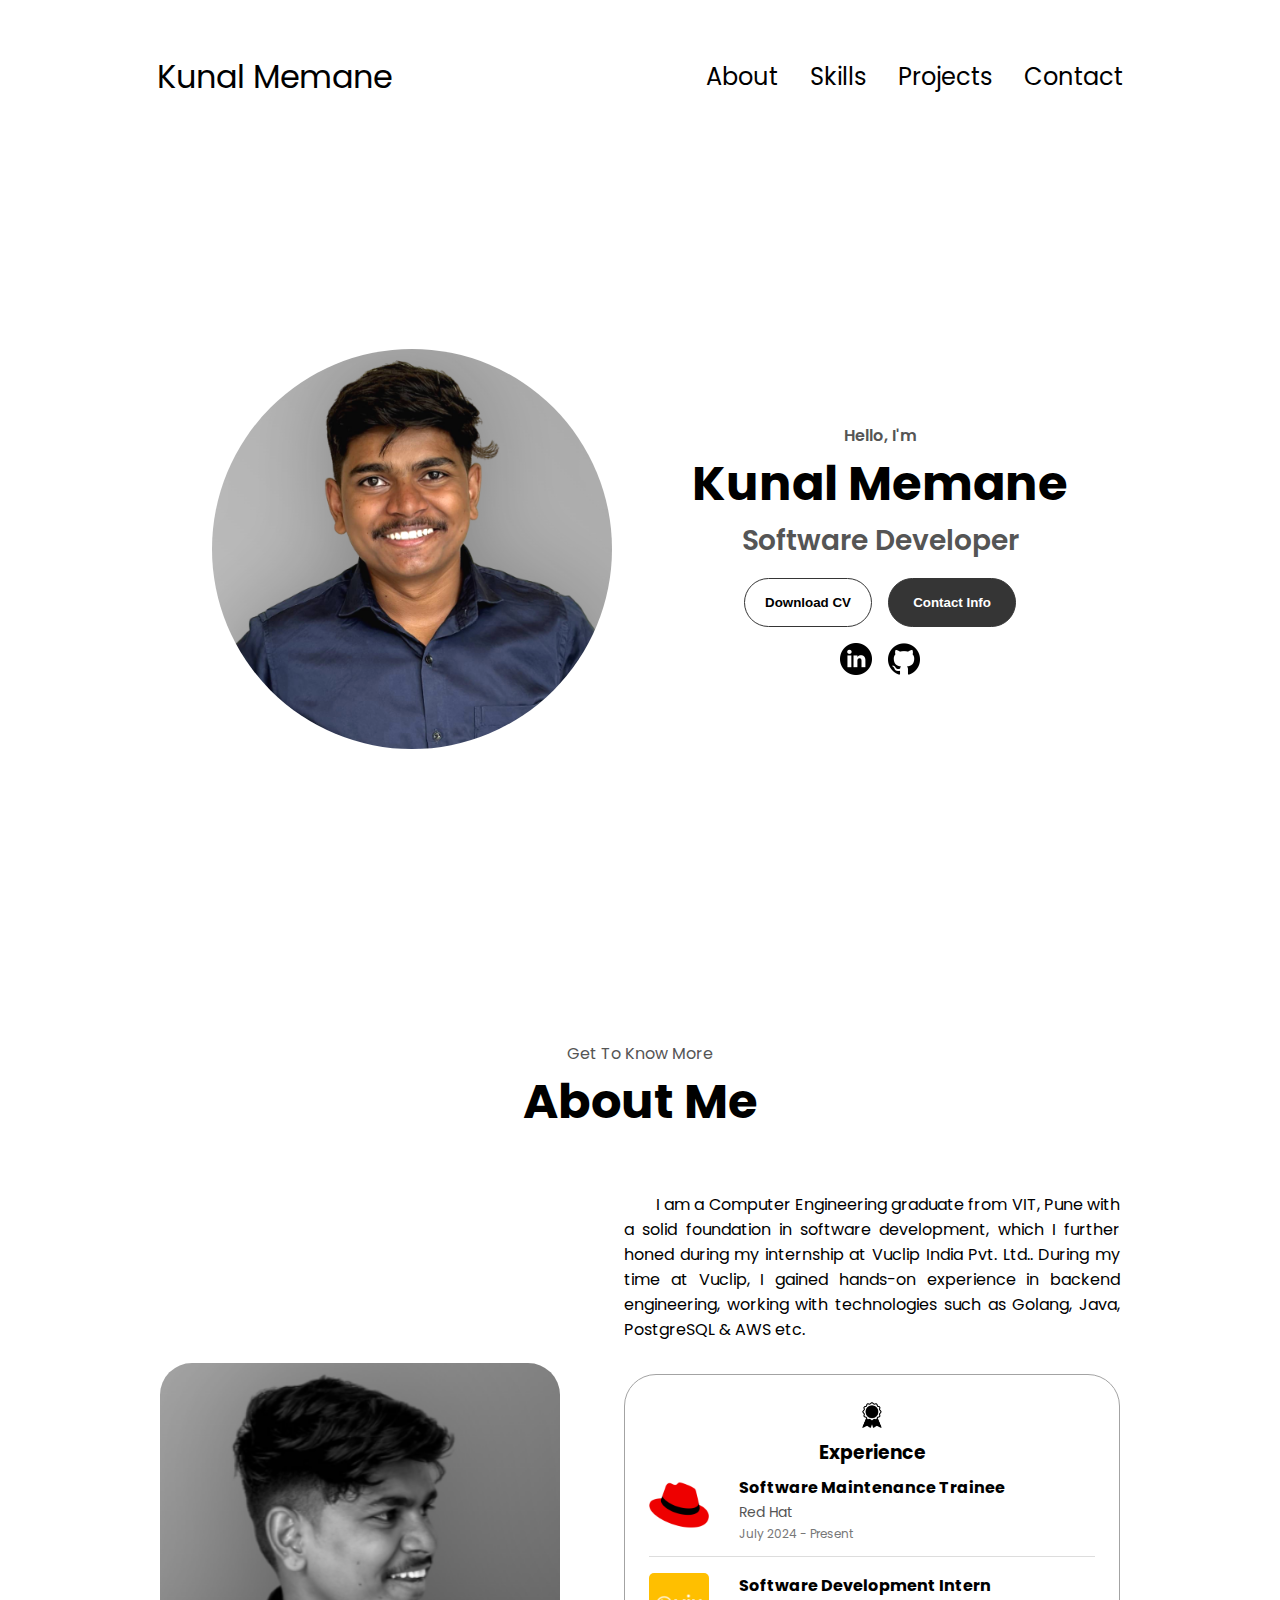
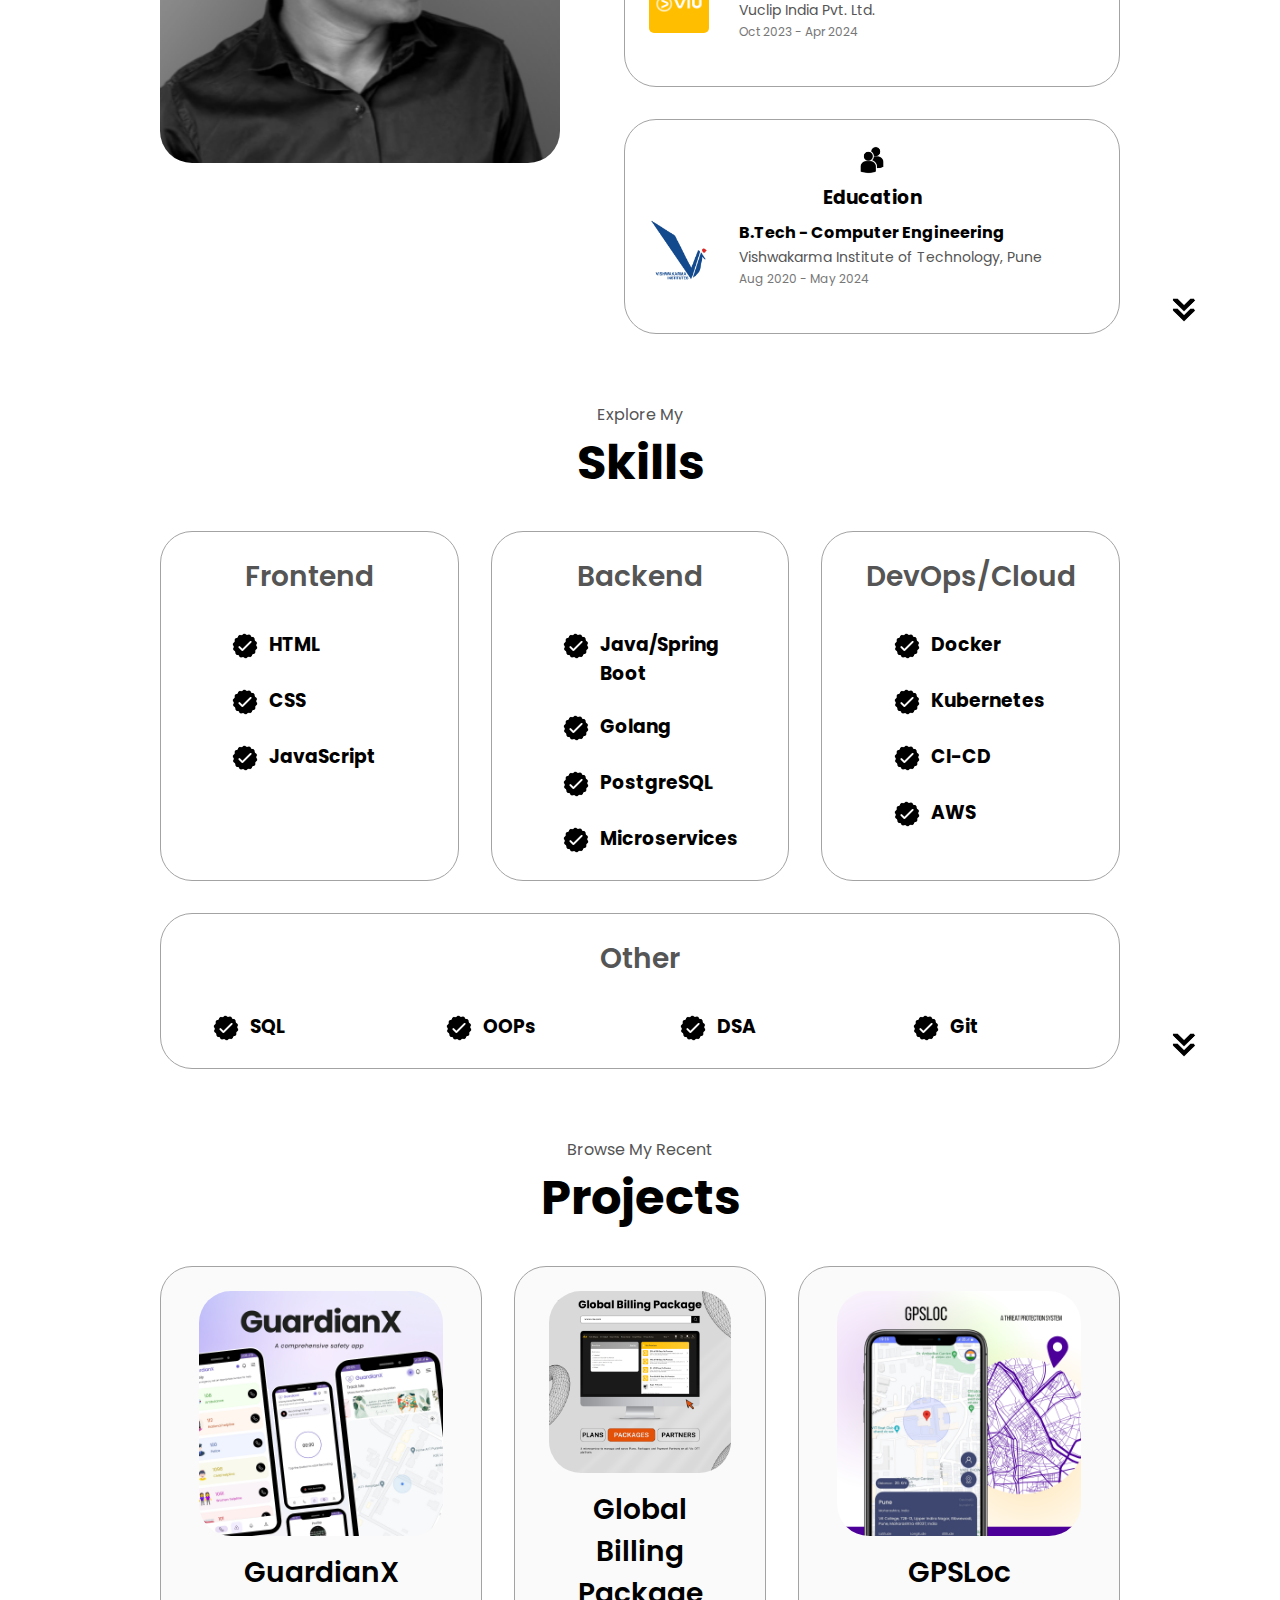
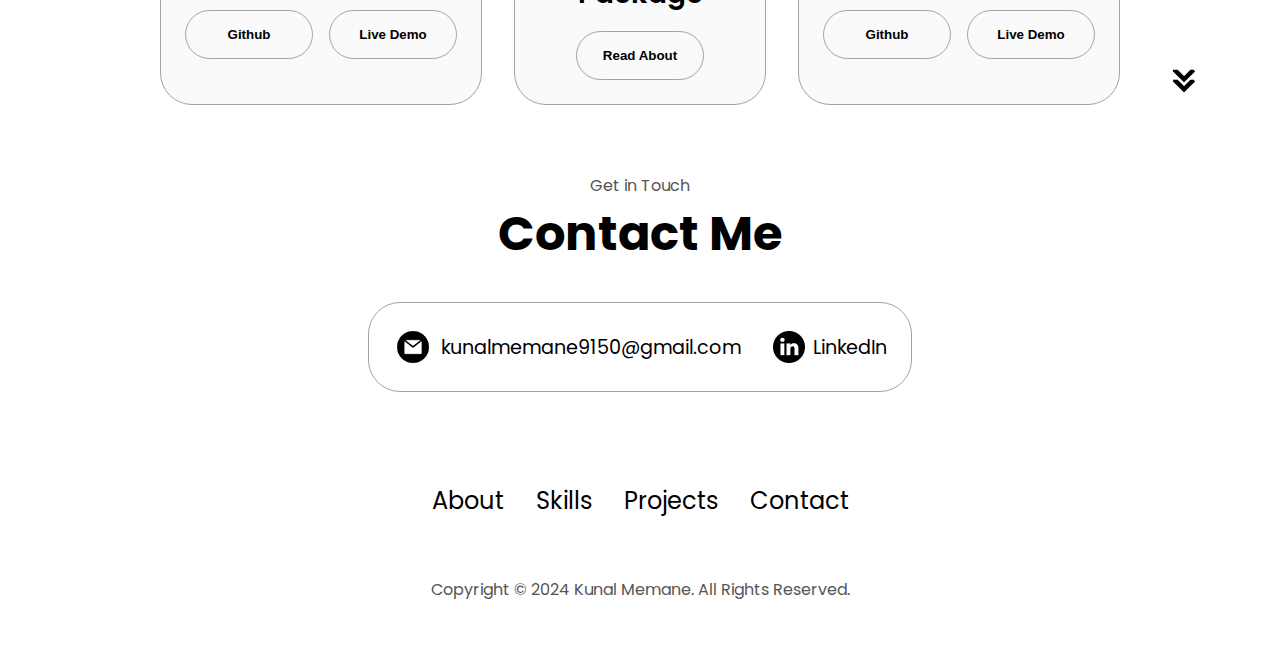
<file: index.html>
<!DOCTYPE html>
<html lang="en">

<head>
  <meta charset="UTF-8">
  <meta name="viewport" content="width=device-width, initial-scale=1.0">
  <title>My portfolio</title>
  <link rel="stylesheet" href="style.css">
  <link rel="stylesheet" href="mediaqueries.css">
  <link rel="icon" href="./assets/my-profile-light-circle.PNG" type="image/png">
</head>

<body>

  <nav id="desktop-nav">
    <div class="logo">Kunal Memane</div>
    <div>
      <ul class="nav-links">
        <li><a href="#about">About</a></li>
        <li><a href="#skills">Skills</a></li>
        <li><a href="#projects">Projects</a></li>
        <li><a href="#contact">Contact</a></li>
      </ul>
    </div>
  </nav>

  <nav id="hamburger-nav">
    <div class="logo">Kunal Memane</div>
    <div class="hamburger-menu">
      <div class="hamburger-icon" onclick="toggleMenu()">
        <span></span>
        <span></span>
        <span></span>
      </div>

      <div class="menu-links animate">
        <li class=".nav-item"><a href="#about" onclick="toggleMenu()">About</a></li>
        <li class=".nav-item"><a href="#skills" onclick="toggleMenu()">Skills</a></li>
        <li class=".nav-item"><a href="#projects" onclick="toggleMenu()">Projects</a></li>
        <li class=".nav-item"><a href="#contact" onclick="toggleMenu()">Contact</a></li>
      </div>
    </div>
  </nav>

  <section id="profile">
    <div class="section__pic-container">
      <img id="profile-img" src="./assets/my-profile-dark.png" alt="John Doe profile picture" />
    </div>
    <div class="section__text">
      <p class="section__text__p1">Hello, I'm</p>
      <h1 class="title">Kunal Memane</h1>
      <p class="section__text__p2">Software Developer</p>
      <div class="btn-container">
        <button class="btn btn-color-2" onclick="window.open('./assets/Kunal_Memane_Resume_SWE.pdf')">
          Download CV
        </button>
        <button class="btn btn-color-1" onclick="location.href='./#contact'">
          Contact Info
        </button>
      </div>
      <div id="socials-container">
        <img src="./assets/linkedin.png" alt="My Github profile" class="icon"
          onclick="window.open('https://linkedin.com/in/kunalmemane', '_blank');" />

        <img src="./assets/github.png" alt="My Github profile" class="icon"
          onclick="window.open('https://www.github.com/kunalmemane9150', '_blank');" />
      </div>
    </div>
  </section>


  <section id="about">
    <p class="section__text__p1">Get To Know More</p>
    <h1 class="title">About Me</h1>

    <div class="section-container ">
      <div class="section__pic-container">
        <img src="./assets/my-profile-black-white-2.png" alt="Profile picture" class="about-pic" />
      </div>

      <div class="about-details-container">
        <!-- <div class="text-container">
          <p>
            I am a Computer Engineering graduate from VIT, Pune with a
            solid foundation in software development, which I further honed
            during my internship at Vuclip India Pvt. Ltd.. During my time at Vuclip,
            I gained hands-on experience in backend engineering, working with
            technologies such as Golang, Java, PostgreSQL &#38; AWS etc.
          </p>

          // To be added
          <p>My internship provided me with practical exposure to developing
            and maintaining microservices architectures and implementing
            object-oriented and SOLID principles. These experiences have equipped 
            me with a comprehensive skill set and a deep understanding of backend 
            systems, preparing me to tackle complex software development challenges effectively.
          </p>
        </div> -->

        <div class="about-containers">

          <!-- About Paragraph container -->
          <div class="details-container text-container">
            <p>
              I am a Computer Engineering graduate from VIT, Pune with a
              solid foundation in software development, which I further honed
              during my internship at Vuclip India Pvt. Ltd.. During my time at Vuclip,
              I gained hands-on experience in backend engineering, working with
              technologies such as Golang, Java, PostgreSQL &#38; AWS etc.
            </p>
          </div>

          <!-- Experience Container -->
          <div class="details-container">
            <img src="./assets/experience.png" alt="Experience icon" class="icon" />
            <h3>Experience</h3>

            <!-- Company Experience UI (org with Logo) -->
            <div class="experience-section">

              <!-- Experience Item 1 -->
              <!-- <div class="experience-item">
                <div class="experience-logo">
                  <img src="./assets/Experience/redhat_icon.png" alt="Red Hat Logo">
                </div>
                <div class="experience-details">
                  <div class="experience-title">Associate Software Maintenance Engineer</div>
                  <div class="experience-company">RedHat Inc.</div>
                  <div class="experience-duration">July 2024 - Present</div>

                  <div class="promotion">
                    <div class="experience-title">Associate Software Maintenance Engineer</div>
                    <div class="experience-duration">Feb 2025 - Present</div>
                  </div>

                  <div class="promotion">
                    <div class="experience-title">Software Engineer Trainee</div>
                    <div class="experience-duration">July 2024 - Jan 2025</div>
                  </div>

                </div> 
              </div> -->

              <!-- Experience Item 2 -->
              <div class="experience-item">
                <div class="experience-logo">
                  <img src="/assets/Experience/redhat_icon.png" alt="Redhat Logo">
                </div>
                <div class="experience-details">
                  <div class="experience-title">Software Maintenance Trainee</div>
                  <div class="experience-company">Red Hat</div>
                  <div class="experience-duration">July 2024 - Present</div>
                </div>
              </div>

              <!-- Experience Item 3 -->
              <div class="experience-item">
                <div class="experience-logo">
                  <img src="/assets/Experience/viu_icon.png" alt="Viu Logo">
                </div>
                <div class="experience-details">
                  <div class="experience-title">Software Development Intern</div>
                  <div class="experience-company">Vuclip India Pvt. Ltd.</div>
                  <div class="experience-duration">Oct 2023 - Apr 2024</div>
                </div>
              </div>
            </div>
          </div>

          <!-- Education container -->
          <div class="details-container">
            <img src="./assets/education.png" alt="Education icon" class="icon" />
            <h3>Education</h3>

            <div class="experience-section">
              <div class="experience-item">
                <div class="experience-logo">
                  <img src="/assets/Experience/vit_icon.png" alt="Vit Logo">
                </div>
                <div class="experience-details">
                  <div class="experience-title">B.Tech - Computer Engineering</div>
                  <div class="experience-company">Vishwakarma Institute of Technology, Pune</div>
                  <div class="experience-duration">Aug 2020 - May 2024</div>
                </div>
              </div>
            </div>
          </div>

        </div>

      </div>
    </div>
    <img src="./assets/arrow.png" alt="Arrow icon" class="icon arrow" onclick="location.href='./#skills'" />
  </section>


  <section id="skills">
    <p class="section__text__p1">Explore My</p>
    <h1 class="title">Skills</h1>
    <div class="experience-details-container">
      <div class="about-containers">

        <div class="details-container">
          <h2 class="experience-sub-title">Frontend</h2>
          <div class="article-container">
            <article>
              <img src="./assets/checkmark.png" alt="Experience icon" class="icon" />
              <div>
                <h3>HTML</h3>
                <!-- <p>Experienced</p> -->
              </div>
            </article>
            <article>
              <img src="./assets/checkmark.png" alt="Experience icon" class="icon" />
              <div>
                <h3>CSS</h3>
                <!-- <p>Experienced</p> -->
              </div>
            </article>
            <article>
              <img src="./assets/checkmark.png" alt="Experience icon" class="icon" />
              <div>
                <h3>JavaScript</h3>
                <!-- <p>Basic</p> -->
              </div>
            </article>
          </div>
        </div>

        <div class="details-container">
          <h2 class="experience-sub-title">Backend</h2>
          <div class="article-container">
            <article>
              <img src="./assets/checkmark.png" alt="Experience icon" class="icon" />
              <div>
                <h3>Java/Spring Boot</h3>
                <!-- <p>Intermediate</p> -->
              </div>
            </article>
            <article>
              <img src="./assets/checkmark.png" alt="Experience icon" class="icon" />
              <div>
                <h3>Golang</h3>
                <!-- <p>Intermediate</p> -->
              </div>
            </article>
            <article>
              <img src="./assets/checkmark.png" alt="Experience icon" class="icon" />
              <div>
                <h3>PostgreSQL</h3>
                <!-- <p>Intermediate</p> -->
              </div>
            </article>
            <article>
              <img src="./assets/checkmark.png" alt="Experience icon" class="icon" />
              <div>
                <h3>Microservices</h3>
                <!-- <p>Intermediate</p> -->
              </div>
            </article>
          </div>
        </div>

        <div class="details-container">
          <h2 class="experience-sub-title">DevOps/Cloud</h2>
          <div class="article-container">
            <article>
              <img src="./assets/checkmark.png" alt="Experience icon" class="icon" />
              <div>
                <h3>Docker</h3>
                <!-- <p>Intermediate</p> -->
              </div>
            </article>
            <article>
              <img src="./assets/checkmark.png" alt="Experience icon" class="icon" />
              <div>
                <h3>Kubernetes</h3>
                <!-- <p>Intermediate</p> -->
              </div>
            </article>
            <article>
              <img src="./assets/checkmark.png" alt="Experience icon" class="icon" />
              <div>
                <h3>CI-CD</h3>
                <!-- <p>Intermediate</p> -->
              </div>
            </article>
            <article>
              <img src="./assets/checkmark.png" alt="Experience icon" class="icon" />
              <div>
                <h3>AWS</h3>
                <!-- <p>Intermediate</p> -->
              </div>
            </article>
          </div>
        </div>

        <div class="details-container">
          <h2 class="experience-sub-title">Other</h2>
          <div class="article-container">
            <article>
              <img src="./assets/checkmark.png" alt="Experience icon" class="icon" />
              <div>
                <h3>SQL</h3>
                <!-- <p>Intermediate</p> -->
              </div>
            </article>
            <article>
              <img src="./assets/checkmark.png" alt="Experience icon" class="icon" />
              <div>
                <h3>OOPs</h3>
                <!-- <p>Intermediate</p> -->
              </div>
            </article>
            <article>
              <img src="./assets/checkmark.png" alt="Experience icon" class="icon" />
              <div>
                <h3>DSA</h3>
                <!-- <p>Intermediate</p> -->
              </div>
            </article>
            <article>
              <img src="./assets/checkmark.png" alt="Experience icon" class="icon" />
              <div>
                <h3>Git</h3>
                <!-- <p>Intermediate</p> -->
              </div>
            </article>
          </div>
        </div>

      </div>
    </div>
    <img src="./assets/arrow.png" alt="Arrow icon" class="icon arrow" onclick="location.href='./#projects'" />
  </section>

  <section id="projects">
    <p class="section__text__p1">Browse My Recent</p>
    <h1 class="title">Projects</h1>
    <div class="experience-details-container">
      <div class="about-containers">
        <div class="details-container color-container">
          <div class="article-container">
            <img src="./assets/GuardianX.png" alt="Project 1" class="project-img" />
          </div>
          <h2 class="experience-sub-title project-title">GuardianX</h2>
          <div class="btn-container">
            <button class="btn btn-color-2 project-btn"
              onclick="location.href='https://github.com/kunalmemane9150/GuardianX'">
              Github
            </button>
            <button class="btn btn-color-2 project-btn" onclick="location.href='#'">
              Live Demo
            </button>
          </div>
        </div>
        <div class="details-container color-container">
          <div class="article-container">
            <img src="./assets/GBP.png" alt="Project 2" class="project-img" />
          </div>
          <h2 class="experience-sub-title project-title">Global Billing Package</h2>
          <div class="btn-container">
            <button disabled class="btn btn-color-2 project-btn" onclick="location.href='#'">
              Github
            </button>
            <button class="btn btn-color-2 project-btn" onclick="location.href='#'">
              Read About
            </button>
          </div>
        </div>
        <div class="details-container color-container">
          <div class="article-container">
            <img src="./assets/GPSLoc2.png" alt="GPSLoc" class="project-img" />
          </div>
          <h2 class="experience-sub-title project-title">GPSLoc</h2>
          <div class="btn-container">
            <button class="btn btn-color-2 project-btn" onclick="location.href='#'">
              Github
            </button>
            <button class="btn btn-color-2 project-btn" onclick="location.href='#'">
              Live Demo
            </button>
          </div>
        </div>
      </div>
    </div>
    <img src="./assets/arrow.png" alt="Arrow icon" class="icon arrow" onclick="location.href='./#contact'" />
  </section>

  <section id="contact">
    <p class="section__text__p1">Get in Touch</p>
    <h1 class="title">Contact Me</h1>
    <div class="contact-info-upper-container">
      <div class="contact-info-container">
        <img src="./assets/email.png" alt="Email icon" class="icon contact-icon email-icon" />
        <p><a href="mailto:kunalmemane9150@gmail.com">kunalmemane9150@gmail.com</a></p>
      </div>
      <div class="contact-info-container">
        <img src="./assets/linkedin.png" alt="LinkedIn icon" class="icon contact-icon" />
        <p><a href="https://www.linkedin.com/in/kunalmemane">LinkedIn</a></p>
      </div>
    </div>
  </section>

  <footer>
    <nav>
      <div class="nav-links-container">
        <ul class="footer-nav-links">
          <li><a href="#about">About</a></li>
          <li><a href="#skills">Skills</a></li>
          <li><a href="#projects">Projects</a></li>
          <li><a href="#contact">Contact</a></li>
        </ul>
      </div>
    </nav>
    <p>Copyright &#169; 2024 Kunal Memane. All Rights Reserved.</p>
  </footer>


  <script src="script.js"></script>

</body>

</html>
</file>
<file: style.css>
/* GENERAL STYLING */

@import url('https://fonts.googleapis.com/css2?family=Poppins:ital,wght@0,100;0,200;0,300;0,400;0,500;0,600;0,700;0,800;0,900;1,100;1,200;1,300;1,400;1,500;1,600;1,700;1,800;1,900&display=swap');

* {
    margin: 0;
    padding: 0;
}

body {
    font-family: "Poppins", sans-serif;
}

html {
    scroll-behavior: smooth;
}

p {
    color: rgb(85, 85, 85);
}

/* Transition */
a,
.btn {
    transition: all 300ms ease;
}

/* Desktop nav */

nav,
.nav-links {
    display: flex;
}

nav {
    justify-content: space-around;
    align-items: center;
    height: 17vh;
}

.nav-links {
    gap: 2rem;
    list-style: none;
    font-size: 1.5rem;
}

a {
    color: black;
    text-decoration: none;
    text-decoration-color: white;
}


a:hover {
    color: gray;
    text-decoration: underline;
    text-underline-offset: 0.6rem;
    text-decoration-color: rgb(181, 181, 181);
}

.logo {
    font-size: 2rem;
}

.logo:hover {
    cursor: default;
}

/* Hamburger menu */
#hamburger-nav {
    display: none;
}

.hamburger-menu {
    position: relative;
    display: inline-block;
}

.hamburger-icon {
    display: flex;
    flex-direction: column;
    justify-content: space-between;
    height: 24px;
    width: 30px;
    cursor: pointer;
}

.hamburger-icon span {
    width: 100%;
    height: 2px;
    border-radius: 10px;
    background-color: black;
}

/* Hamburger Animation */
.hamburger-icon.open span:first-child {
    transform: rotate(45deg) translate(10px, 5px);
    animation: down-rotate 0.4s ease-out both;
}

.hamburger-icon.open span:nth-child(2) {
    opacity: 0;

}

.hamburger-icon.open span:last-child {
    transform: rotate(-45deg) translate(10px, -5px);
    animation: up-rotate 0.4s ease-out both;
}

.hamburger-icon span:first-child {
    transform: rotate(0deg);
    animation: up-straight 0.4s ease-out both;

}

.hamburger-icon span:first-child {
    opacity: 1;
}

.hamburger-icon span:last-child {
    transform: rotate(0deg);
    animation: down-straight 0.4s ease-out both;
}

@keyframes up-rotate {
    0% {
        animation-timing-function: cubic-bezier(0.16, -0.88, 0.97, 0.53);
        transform: translateY(0px);
    }

    30% {
        transform-origin: center;
        animation-timing-function: cubic-bezier(0.34, 1.56, 0.64, 1);
        transform: translateY(-10px);
    }

    100% {
        transform-origin: center;
        transform: translateY(-10px) translateX(-5) rotate(45deg);
    }
}

@keyframes down-rotate {
    0% {
        animation-timing-function: cubic-bezier(0.16, -0.88, 0.97, 0.53);
        transform: translateY(0px);
    }

    30% {
        transform-origin: center;
        animation-timing-function: cubic-bezier(0.34, 1.56, 0.64, 1);
        transform: translateY(10px);
    }

    100% {
        transform-origin: center;
        transform: translateY(10px) translateX(-5) rotate(-45deg);
    }
}

@keyframes up-straight {
    0% {
        transform-origin: center;
        transform: translateY(-8px) translateX(-5) rotate(45deg);
    }

    30% {
        transform-origin: center;
        animation-timing-function: cubic-bezier(0.34, 1.56, 0.64, 1);
        transform: translateY(-5px);
    }

    100% {
        /* animation-timing-function: cubic-bezier(0.16, -0.88, 0.97, 0.53); */
        transform: translateY(0px);
    }
}

@keyframes down-straight {
    0% {
        transform-origin: center;
        transform: translateY(8px) translateX(-5) rotate(-45deg);
    }

    30% {
        transform-origin: center;
        animation-timing-function: cubic-bezier(0.34, 1.56, 0.64, 1);
        transform: translateY(5px);
    }

    100% {
        animation-timing-function: cubic-bezier(0.16, -0.88, 0.97, 0.53);
        transform: translateY(0px);

    }
}

.menu-links {
    position: absolute;
    top: 100%;
    right: 0;
    border-radius: 16px;
    background-color: rgb(255, 255, 255);
    width: fit-content;
    max-height: 0;
    overflow: hidden;
}

.menu-links a {
    display: block;
    padding: 10px;
    text-align: center;
    font-size: 1.5rem;
    color: black;
    text-decoration: none;
}

.menu-links li {
    list-style: none;
}

.menu-links.open {
    max-height: 300px;
    margin-top: 8px;
    padding: 16px;
    background-color: #ffffff46;
    backdrop-filter: blur(10px);

    animation-duration: 0.1s;
    animation-name: animate-fade-in;
    animation-delay: 0.1s;
    animation-fill-mode: backwards;
}

@keyframes animate-fade-in {
    0% {
        opacity: 0;
        filter: blur(4px);
    }

    100% {
        opacity: 1;
        filter: blur(0px);
    }
}

/* SECTIONS */
section {
    padding-top: 4vh;
    height: 96vh;
    margin: 0 10rem;
    box-sizing: border-box;
    min-height: fit-content;
}

.section-container {
    display: flex;
}

/* PROFILE SECTION */
#profile {
    display: flex;
    justify-content: center;
    gap: 5rem;
    height: 80vh;
}

#profile-img {
    border-radius: 50%;
}

.section__pic-container {
    display: flex;
    height: 400px;
    width: 400px;
    margin: auto 0;
}

.section__text {
    align-self: center;
    text-align: center;
}

.section__text p {
    font-weight: 600;
}

.section__text__p1 {
    text-align: center;
}

.section__text__p2 {
    font-size: 1.75rem;
    margin-bottom: 1rem;
}

.title {
    font-size: 3rem;
    text-align: center;
}

#socials-container {
    display: flex;
    justify-content: center;
    margin-top: 1rem;
    gap: 1rem;
}

/* ICONS */

.icon {
    cursor: pointer;
    height: 2rem;
}

/* BUTTONS */

.btn-container {
    display: flex;
    justify-content: center;
    gap: 1rem;
}

.btn {
    font-weight: 600;
    transition: all 300ms ease;
    padding: 1rem;
    width: 8rem;
    border-radius: 2rem;
}

button:disabled,
button[disabled] {
    display: none;
}

.btn-color-1,
.btn-color-2 {
    border: rgb(53, 53, 53) 0.1rem solid;
}

.btn-color-1:hover,
.btn-color-2:hover {
    cursor: pointer;
}

.btn-color-1,
.btn-color-2:hover {
    background: rgb(53, 53, 53);
    color: white;
}

.btn-color-1:hover {
    background: rgb(0, 0, 0);
}

.btn-color-2 {
    background: none;
}

.btn-color-2:hover {
    border: rgb(255, 255, 255) 0.1rem solid;
}

.btn-container {
    gap: 1rem;
}


/* ABOUT SECTION */

#about {
    position: relative;
    padding-top: 4vh;
    /* min-height: 96vh; */
    height: auto;
}

.about-containers {
    gap: 2rem;
    margin-bottom: 2rem;
    margin-top: 2rem;
    flex-wrap: wrap;
}

.about-details-container {
    justify-content: center;
    flex-direction: column;
}

.about-containers,
.about-details-container {
    display: flex;
}

.about-pic {
    border-radius: 2rem;
}


#about .title{
    margin-bottom: 1.4rem;
}

.about-details-container .about-containers .details-container:first-child {
    border: none;
    flex: 1 1 100%;
    text-align: justify;
    color: #000000;
    text-indent: 2em;
    padding: 0;
}

.about-details-container .about-containers .details-container p {
    color: #000000;
}

/* Old Text container */
/* .text-container p {
    text-align: justify;
    color: #000000;
    text-indent: 2em;
} */

.arrow {
    position: absolute;
    right: -5rem;
    bottom: 2.5rem;
}

.details-container {
    padding: 1.5rem;
    flex: 1;
    background: white;
    border-radius: 2rem;
    border: rgb(53, 53, 53) 0.1rem solid;
    border-color: rgb(163, 163, 163);
    text-align: center;
}


.about-details-container .about-containers .details-container:last-child {
    max-height: 100%;
    align-self: flex-start;
}

.section-container {
    gap: 4rem;
    height: 80%;
}

.section__pic-container {
    height: 400px;
    width: 400px;
    margin: auto 0;
}

/* EXPERIENCE SECTION */

#skills {
    position: relative;
}

.experience-sub-title {
    color: rgb(85, 85, 85);
    font-weight: 600;
    font-size: 1.75rem;
    margin-bottom: 2rem;
}

.experience-details-container {
    display: flex;
    justify-content: center;
    flex-direction: column;
}

.article-container {
    display: flex;
    text-align: initial;
    flex-wrap: wrap;
    flex-direction: row;
    gap: 1.5rem;
    justify-content: space-around;
}

article {
    display: flex;
    width: 10rem;
    /* justify-content: space-around; */
    gap: 0.5rem;
}

article .icon {
    cursor: default;
}

/* PROJECTS SECTION */

#projects {
    position: relative;
}

.color-container {
    border-color: rgb(163, 163, 163);
    background: rgb(250, 250, 250);
}

.project-img {
    border-radius: 2rem;
    width: 90%;
    height: 90%;
}

.project-title {
    margin: 1rem;
    color: black;
}

.project-btn {
    color: black;
    border-color: rgb(163, 163, 163);
}

/* CONTACT */

#contact {
    display: flex;
    justify-content: center;
    flex-direction: column;
    height: 70vh;
}

.contact-info-upper-container {
    display: flex;
    justify-content: center;
    border-radius: 2rem;
    border: rgb(53, 53, 53) 0.1rem solid;
    border-color: rgb(163, 163, 163);
    background: (250, 250, 250);
    margin: 2rem auto;
    padding: 0.5rem;
}

.contact-info-container {
    display: flex;
    align-items: center;
    justify-content: center;
    gap: 0.5rem;
    margin: 1rem;
}

.contact-info-container p {
    font-size: larger;
}

.contact-icon {
    cursor: default;
}

.email-icon {
    height: 2.5rem;
}

/* FOOTER SECTION */

footer {
    height: 26vh;
    margin: 0 1rem;
}

nav,
.footer-nav-links {
    display: flex;
}

footer .footer-nav-links {
    gap: 2rem;
    list-style: none;
    font-size: 1.5rem;
}

footer p {
    text-align: center;
}


/* Experience Section */
.experience-item {
    display: flex;
    flex-direction: row;
    border-bottom: 1px solid #ddd;
    padding: 8px 0;
    margin-bottom: 8px;
}

.experience-item:last-child {
    border-bottom: none;
}

.experience-logo {
    flex-shrink: 0;
    margin-right: 14px;
}

.experience-logo img {
    width: 60px;
    height: 60px;
    border-radius: 5px;
}

.experience-details {
    flex-grow: 1;
    text-align: start;
}

.experience-title {
    font-size: 16px;
    font-weight: bold;
    margin-bottom: 2px;
    margin-left: 16px;
}

.experience-company {
    font-size: 14px;
    color: #555;
    margin-bottom: 2px;
    margin-left: 16px;
}

.experience-duration {
    font-size: 12px;
    color: #777;
    margin-bottom: 5px;
    margin-left: 16px;
}

.promotion {
    margin-left: 14px;
    border-left: 2px solid #000000;
    margin-right: 10px;
    margin-top: 10px;
    position: relative;
}

.promotion::before {
    content: '';
    position: absolute;
    left: -6px;
    top: 0;
    width: 10px;
    height: 10px;
    background-color: #000000;
    border-radius: 50%;
}
</file>
<file: mediaqueries.css>
@media screen and (min-width: 1400px) {
  #about {
    min-height: 96vh;
    height: auto;
  }
}

@media screen and (max-width: 1400px) {
  #profile {
    height: 84vh;
    margin-bottom: 6rem;
  }

  .about-containers {
    flex-wrap: wrap;
  }

  #contact,
  #skills,
  #projects {
    height: fit-content;
  }
}

@media screen and (max-width: 1200px) {
  #desktop-nav {
    display: none;
  }

  #hamburger-nav {
    display: flex;
  }

  .experience-details-container {
    margin-top: 2rem;
  }

  #profile,
  .section-container {
    display: block;
  }

  .arrow {
    display: none;
  }

  section,
  .section-container {
    height: fit-content;
  }

  section {
    margin: 0 5%;
  }

  .section__pic-container {
    width: 275px;
    height: 275px;
    margin: 0 auto 2rem;
  }

  #about .section__pic-container {
    margin: 0 auto 0rem;
  }
}

@media screen and (max-width: 600px) {
  
  #profile {
    height: 80vh;
    margin-bottom: 0;
  }

  #contact {
    height: 32vh;
  }

  article {
    font-size: 1rem;
  }

  footer {
    height: 16vh;
  }

  footer nav {
    height: fit-content;
    margin-bottom: 2rem;
  }

  footer p {
    font-size: 0.9rem;
  }

  .text-container{
    font-size: 1rem;
  }

  .contact-info-upper-container {
    gap: 0.5rem;
  }

  .about-containers,
  .contact-info-upper-container,
  .btn-container {
    flex-wrap: wrap;
  }

  .section-container .section__pic-container .about-pic {
    margin: 12px 0px;
  }

  .contact-info-container {
    margin: 0;
  }

  .contact-info-container p,
  .nav-links li a {
    font-size: 1rem;
  }

  .footer-nav-links {
    flex-direction: row;
    gap: 0.5rem;
    text-align: center;
  }

  .footer-nav-links li a {
    font-size: 1.05rem;
  }

  .experience-sub-title {
    font-size: 1.25rem;
  }

  .logo {
    font-size: 1.5rem;
  }

  .nav-links {
    flex-direction: column;
    gap: 0.5rem;
    text-align: center;
  }
 
  .section__pic-container {
    width: auto;
    height: 46vw;
    justify-content: center;
  }

  .section__text__p2 {
    font-size: 1.25rem;
  }

  .title {
    font-size: 2rem;
  }

  .section-container .section__pic-container {
    width: 275px;
    height: 275px;
    /* margin: 0 auto 0.8rem; */
  }
}
</file>
